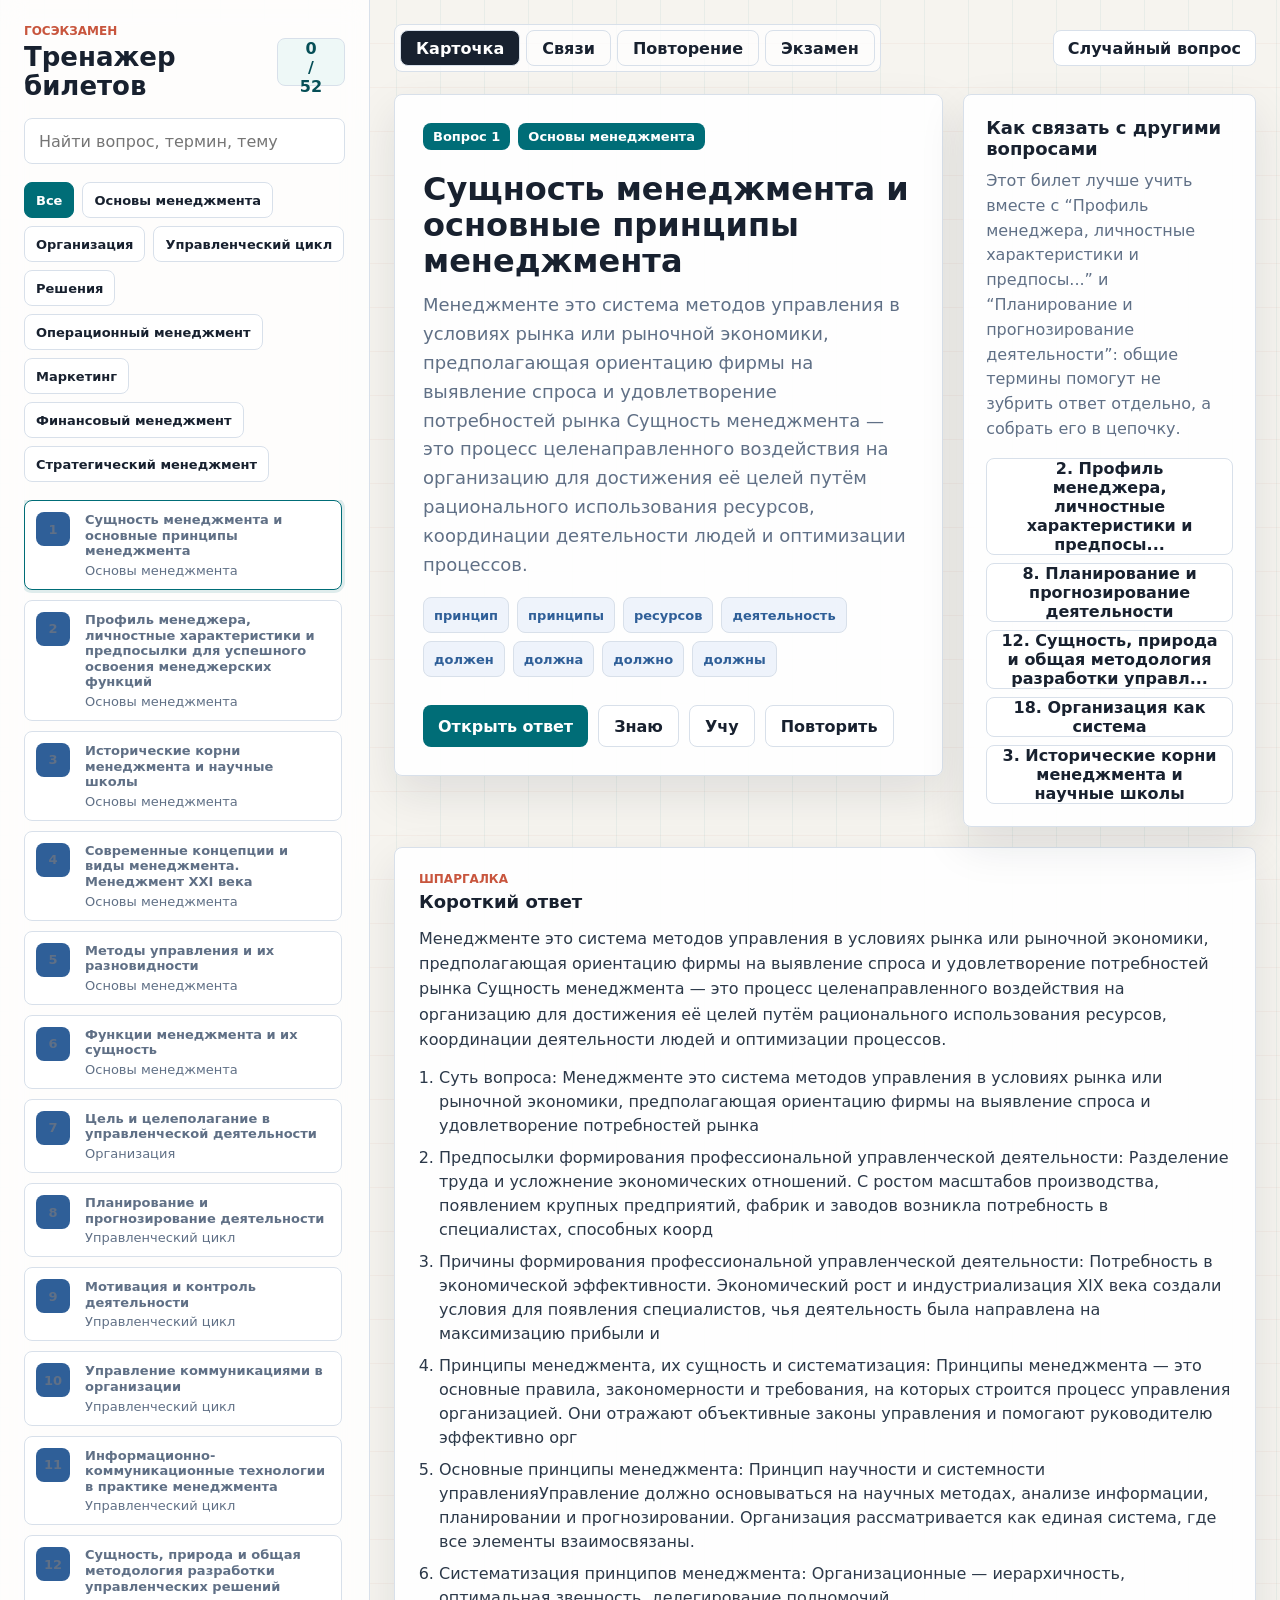
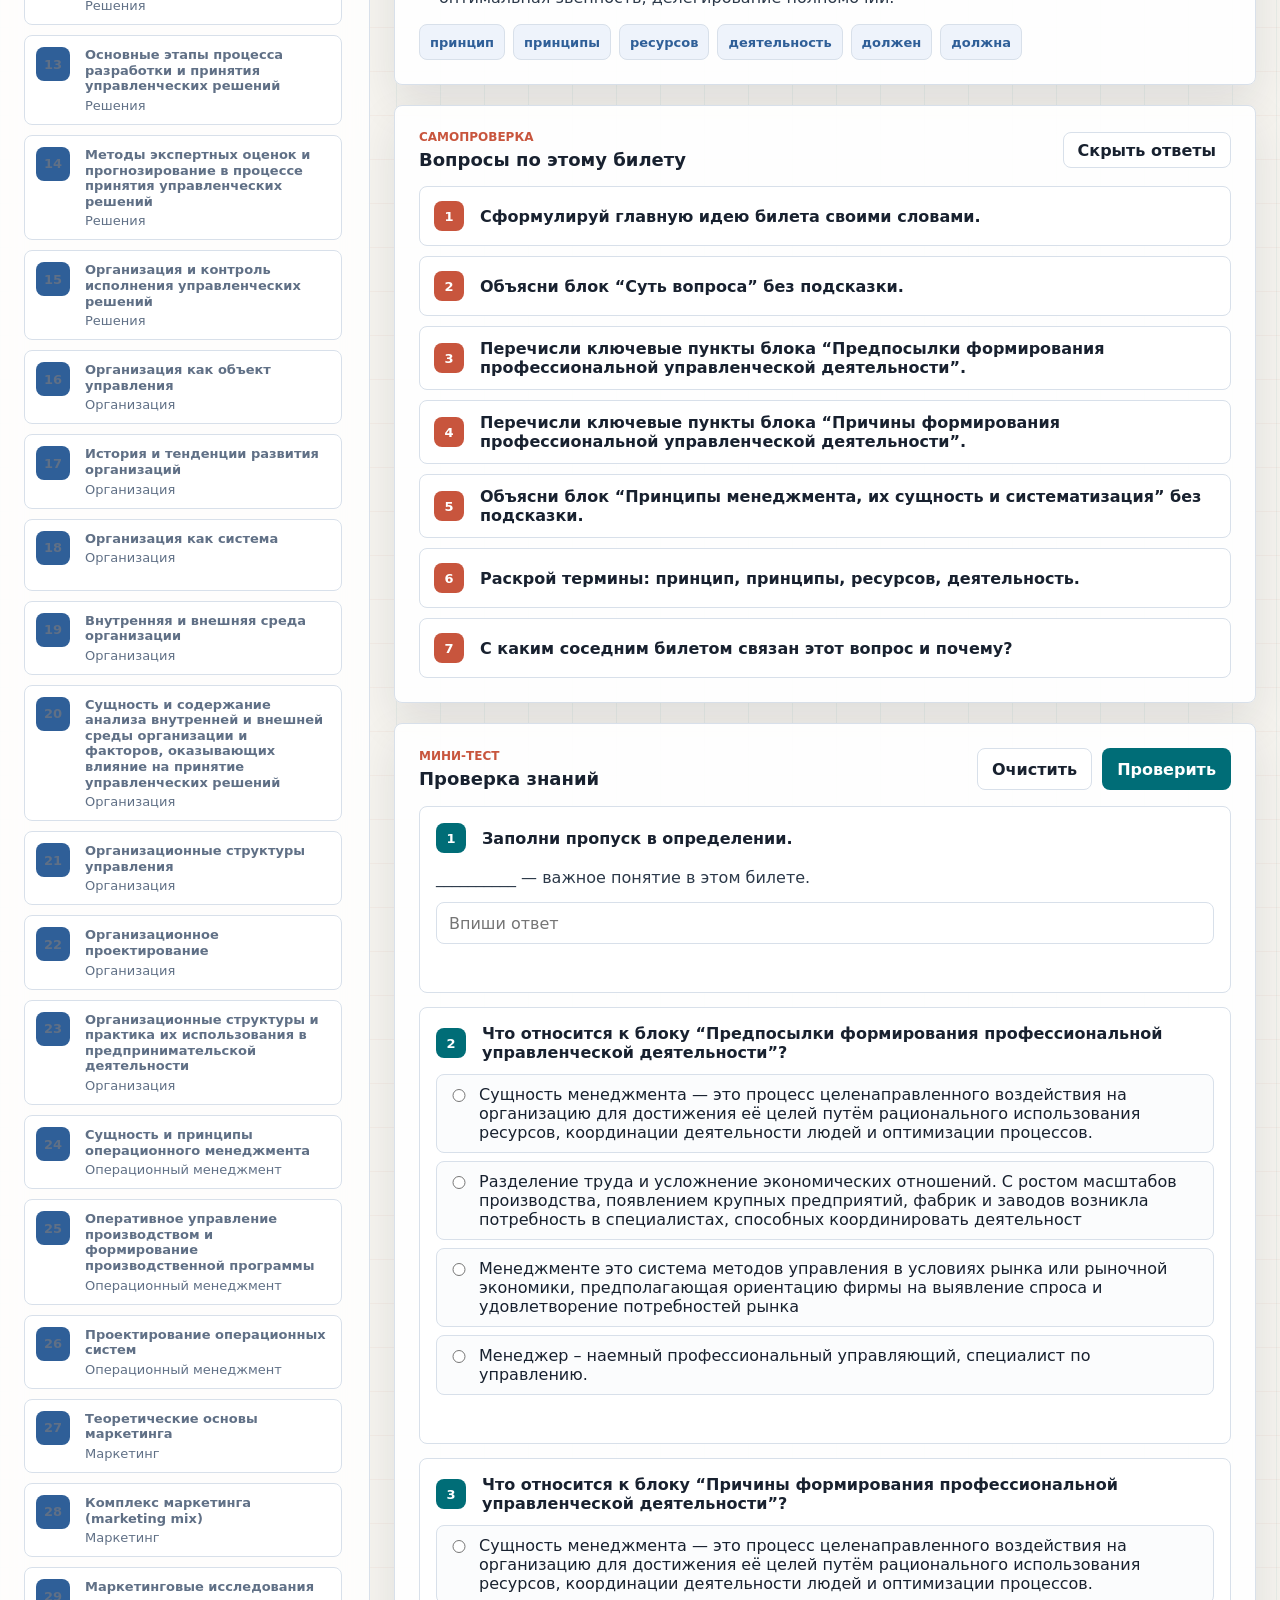
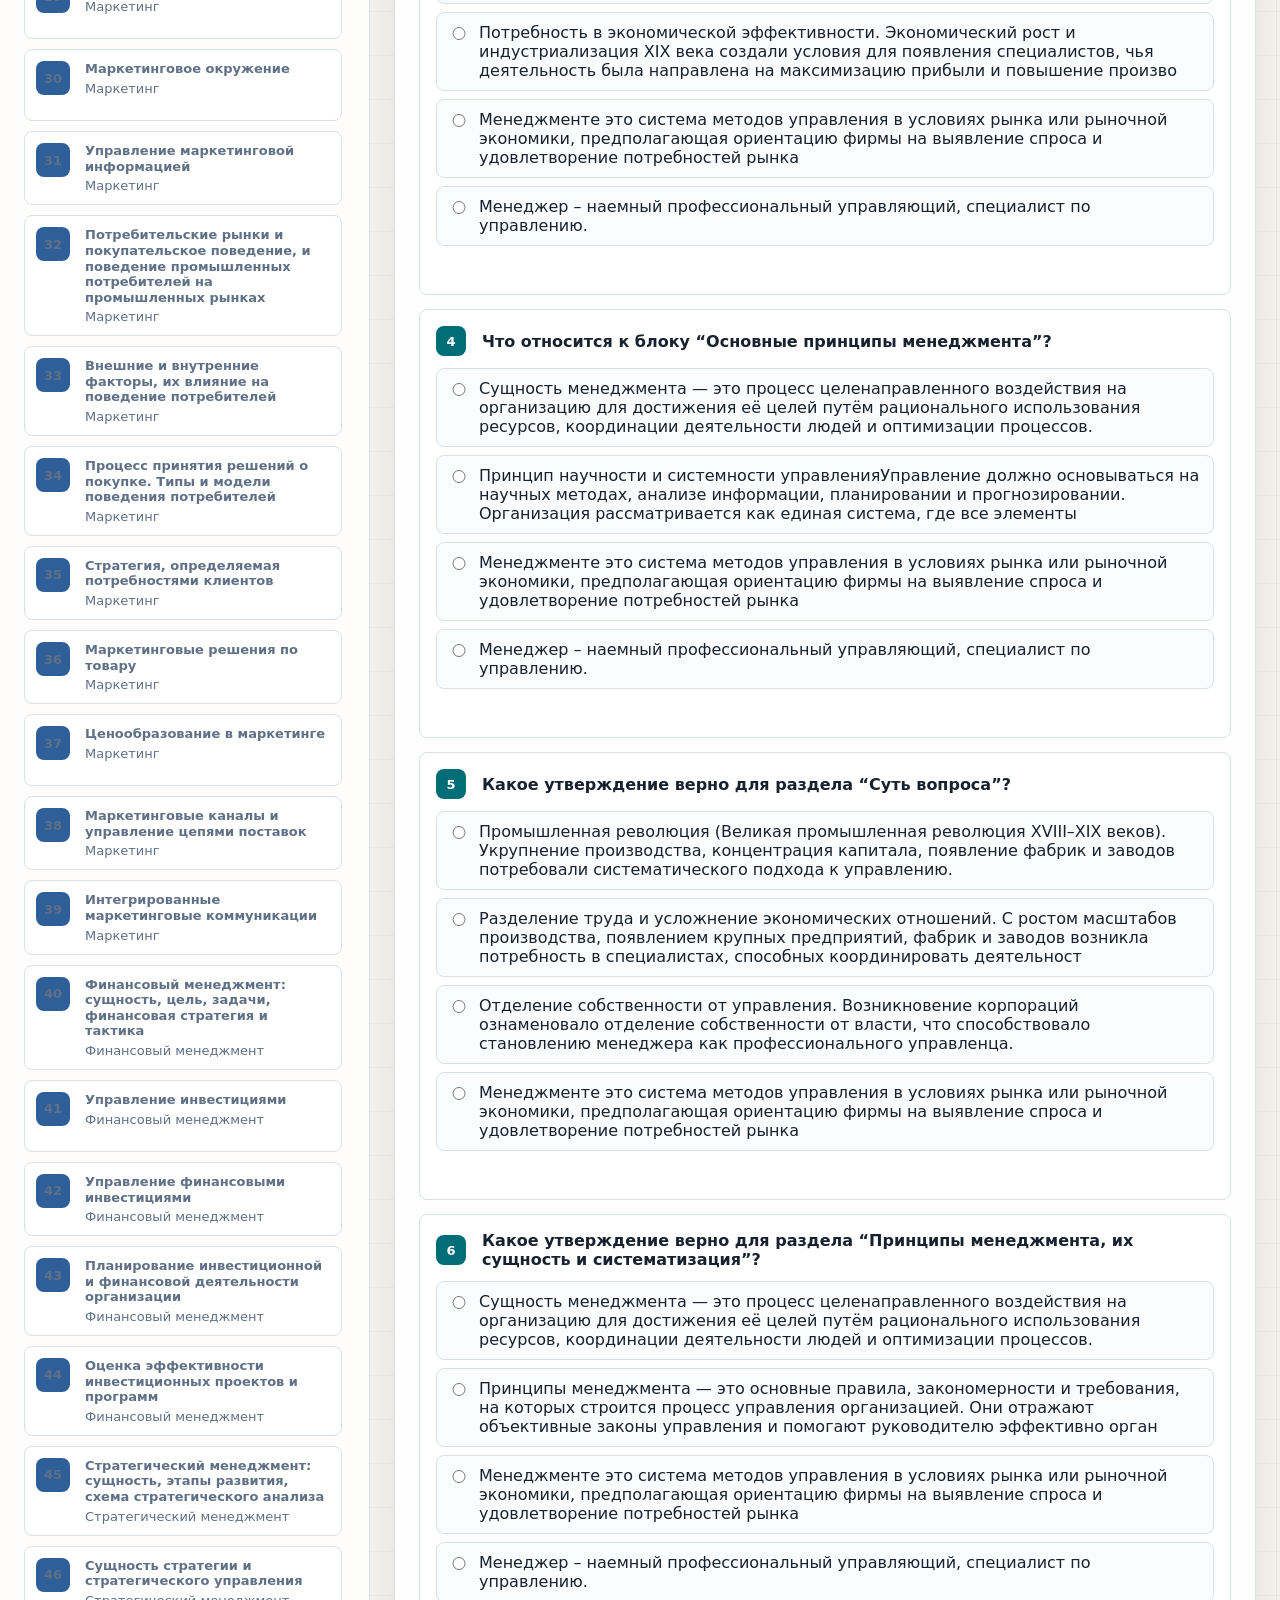
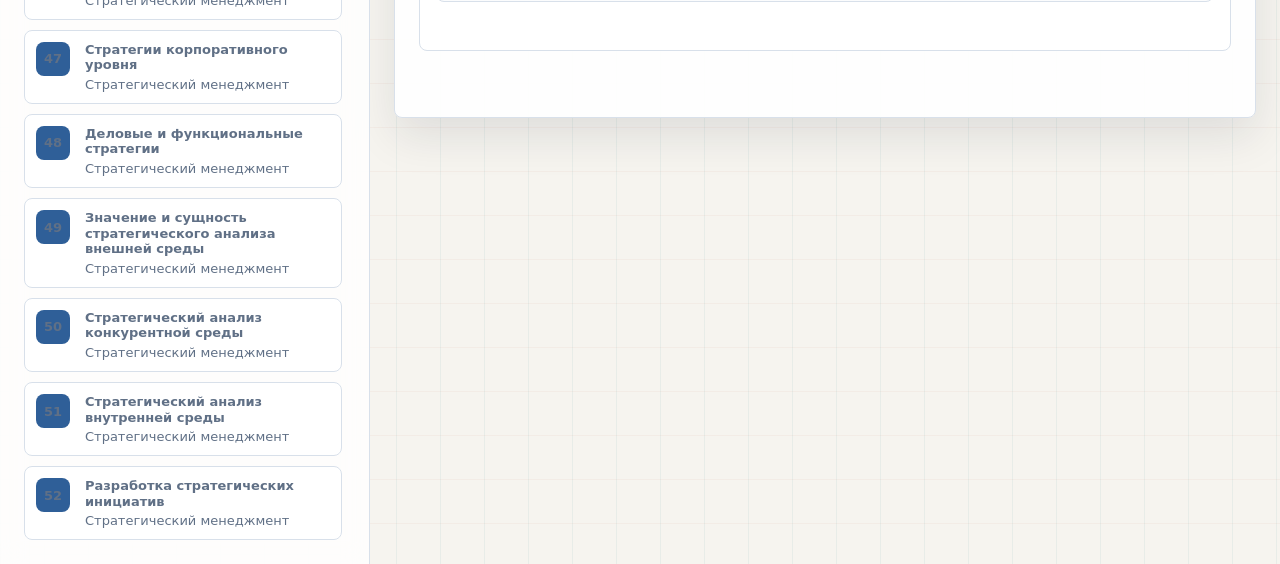
<file: index.html>
<!doctype html>
<html lang="ru">
  <head>
    <meta charset="UTF-8" />
    <meta name="viewport" content="width=device-width, initial-scale=1.0" />
    <title>Подготовка к госэкзамену</title>
    <link rel="stylesheet" href="styles.css" />
  </head>
  <body>
    <div class="app">
      <aside class="sidebar" aria-label="Список вопросов">
        <div class="brand">
          <div>
            <p class="eyebrow">Госэкзамен</p>
            <h1>Тренажер билетов</h1>
          </div>
          <div class="score" aria-live="polite">
            <span id="doneCount">0</span>/<span id="totalCount">0</span>
          </div>
        </div>

        <div class="searchbar">
          <input id="searchInput" type="search" placeholder="Найти вопрос, термин, тему" />
        </div>

        <div class="theme-tabs" id="themeTabs" role="tablist" aria-label="Темы"></div>
        <div class="question-list" id="questionList"></div>
      </aside>

      <main class="workspace">
        <section class="topbar" aria-label="Режим подготовки">
          <div class="mode-switch" role="tablist">
            <button class="mode-button active" data-mode="learn" type="button">Карточка</button>
            <button class="mode-button" data-mode="map" type="button">Связи</button>
            <button class="mode-button" data-mode="review" type="button">Повторение</button>
            <button class="mode-button" data-mode="exam" type="button">Экзамен</button>
          </div>
          <button id="shuffleBtn" class="ghost-button" type="button">Случайный вопрос</button>
        </section>

        <section id="learnView" class="view active-view" aria-label="Карточка вопроса">
          <div class="study-layout">
            <article class="question-card">
              <div class="question-meta">
                <span id="questionNumber"></span>
                <span id="questionTheme"></span>
              </div>
              <h2 id="questionTitle"></h2>
              <p id="questionEssence"></p>
              <div class="term-row" id="termRow"></div>
              <div class="actions">
                <button id="revealBtn" class="primary-button" type="button">Открыть ответ</button>
                <button id="rememberBtn" class="status-button" data-status="known" type="button">Знаю</button>
                <button id="learningBtn" class="status-button" data-status="learning" type="button">Учу</button>
                <button id="repeatBtn" class="status-button" data-status="repeat" type="button">Повторить</button>
              </div>
            </article>

            <aside class="logic-panel" aria-label="Логика подготовки">
              <h3>Как связать с другими вопросами</h3>
              <p id="logicText"></p>
              <div id="relatedLinks" class="related-links"></div>
            </aside>
          </div>

          <article id="answerPanel" class="answer-panel" hidden>
            <div class="answer-head">
              <h3>Ответ по структуре</h3>
              <button id="collapseBtn" class="ghost-button" type="button">Свернуть</button>
            </div>
            <div id="answerContent"></div>
          </article>

          <article class="brief-panel" aria-label="Короткая шпаргалка по вопросу">
            <div class="brief-head">
              <div>
                <p class="eyebrow">Шпаргалка</p>
                <h3>Короткий ответ</h3>
              </div>
            </div>
            <div id="briefContent" class="brief-content"></div>
          </article>

          <article class="check-panel" aria-label="Проверка знаний по вопросу">
            <div class="check-head">
              <div>
                <p class="eyebrow">Самопроверка</p>
                <h3>Вопросы по этому билету</h3>
              </div>
              <button id="resetCheckBtn" class="ghost-button" type="button">Скрыть ответы</button>
            </div>
            <div id="checkList" class="check-list"></div>
          </article>

          <article class="quiz-panel" aria-label="Мини-тест по вопросу">
            <div class="quiz-head">
              <div>
                <p class="eyebrow">Мини-тест</p>
                <h3>Проверка знаний</h3>
              </div>
              <div class="quiz-actions">
                <button id="resetQuizBtn" class="ghost-button" type="button">Очистить</button>
                <button id="checkQuizBtn" class="primary-button" type="button">Проверить</button>
              </div>
            </div>
            <div id="quizList" class="quiz-list"></div>
            <div id="quizResult" class="quiz-result" aria-live="polite"></div>
          </article>
        </section>

        <section id="mapView" class="view" aria-label="Карта связей">
          <div class="map-head">
            <div>
              <p class="eyebrow">Маршрут</p>
              <h2>Карта взаимосвязей</h2>
            </div>
            <p>Кликай по узлам: рядом стоят вопросы, которые проще учить вместе.</p>
          </div>
          <div id="connectionMap" class="connection-map"></div>
        </section>

        <section id="reviewView" class="view" aria-label="Повторение">
          <div class="review-grid">
            <div>
              <p class="eyebrow">Фокус</p>
              <h2>Что повторить сейчас</h2>
              <p class="muted">В первую очередь показываются вопросы, отмеченные как “Повторить”, затем “Учу”.</p>
            </div>
            <div id="reviewList" class="review-list"></div>
          </div>
        </section>

        <section id="examView" class="view" aria-label="Экзаменационный режим">
          <div class="exam-layout">
            <article class="exam-card">
              <div class="exam-head">
                <div>
                  <p class="eyebrow">Экзамен</p>
                  <h2 id="examTitle">Случайный билет</h2>
                </div>
                <div class="exam-timer" id="examTimer">15:00</div>
              </div>
              <div class="exam-meta">
                <span id="examNumber">Билет не выбран</span>
                <span id="examTheme">Все темы</span>
              </div>
              <p id="examPrompt">Запусти тренировку: сайт вытянет случайный вопрос, а таймер поможет отрепетировать устный ответ.</p>
              <div class="exam-actions">
                <button id="startExamBtn" class="primary-button" type="button">Вытянуть билет</button>
                <button id="pauseExamBtn" class="ghost-button" type="button">Пауза</button>
                <button id="resetExamBtn" class="ghost-button" type="button">Сбросить таймер</button>
                <button id="examBriefBtn" class="ghost-button" type="button">Показать шпаргалку</button>
                <button id="examAnswerBtn" class="ghost-button" type="button">Полный ответ</button>
              </div>
            </article>

            <article id="examBriefPanel" class="exam-side" hidden>
              <div class="answer-head">
                <h3>Что сказать в первую очередь</h3>
                <button id="hideExamBriefBtn" class="ghost-button" type="button">Скрыть</button>
              </div>
              <div id="examBriefContent" class="brief-content"></div>
            </article>
          </div>
        </section>
      </main>
    </div>

    <script src="app.js?v=20260613-exam"></script>
  </body>
</html>
</file>
<file: styles.css>
:root {
  --ink: #18212f;
  --muted: #607086;
  --line: #d8e0ea;
  --paper: #f6f4ef;
  --surface: #ffffff;
  --teal: #006d77;
  --teal-dark: #064f57;
  --coral: #c8553d;
  --gold: #bc8a22;
  --blue: #2f5f98;
  --green: #4d7c3f;
  --shadow: 0 18px 45px rgba(24, 33, 47, 0.1);
}

* {
  box-sizing: border-box;
}

body {
  margin: 0;
  min-height: 100vh;
  color: var(--ink);
  font-family: Inter, ui-sans-serif, system-ui, -apple-system, BlinkMacSystemFont, "Segoe UI", sans-serif;
  background:
    linear-gradient(90deg, rgba(0, 109, 119, 0.06) 1px, transparent 1px),
    linear-gradient(0deg, rgba(200, 85, 61, 0.05) 1px, transparent 1px),
    var(--paper);
  background-size: 44px 44px;
}

button,
input {
  font: inherit;
}

button {
  border: 0;
  cursor: pointer;
}

.app {
  display: grid;
  grid-template-columns: minmax(300px, 370px) 1fr;
  min-height: 100vh;
}

.sidebar {
  display: flex;
  flex-direction: column;
  gap: 18px;
  padding: 24px;
  border-right: 1px solid var(--line);
  background: rgba(255, 255, 255, 0.82);
  backdrop-filter: blur(12px);
}

.brand,
.topbar,
.answer-head,
.check-head,
.brief-head,
.quiz-head,
.exam-head,
.map-head {
  display: flex;
  align-items: center;
  justify-content: space-between;
  gap: 16px;
}

.eyebrow {
  margin: 0 0 5px;
  color: var(--coral);
  font-size: 12px;
  font-weight: 800;
  letter-spacing: 0;
  text-transform: uppercase;
}

h1,
h2,
h3,
p {
  margin-top: 0;
}

h1 {
  margin-bottom: 0;
  font-size: 26px;
  line-height: 1.1;
}

h2 {
  margin-bottom: 12px;
  font-size: 32px;
  line-height: 1.12;
}

h3 {
  margin-bottom: 10px;
  font-size: 18px;
}

.score {
  display: grid;
  place-items: center;
  min-width: 68px;
  height: 48px;
  border: 1px solid var(--line);
  border-radius: 8px;
  color: var(--teal-dark);
  font-weight: 800;
  background: #eef8f7;
}

.searchbar input {
  width: 100%;
  min-height: 46px;
  padding: 0 14px;
  border: 1px solid var(--line);
  border-radius: 8px;
  outline: none;
  background: var(--surface);
}

.searchbar input:focus {
  border-color: var(--teal);
  box-shadow: 0 0 0 3px rgba(0, 109, 119, 0.14);
}

.theme-tabs {
  display: flex;
  flex-wrap: wrap;
  gap: 8px;
}

.theme-tab,
.ghost-button,
.mode-button,
.status-button,
.related-link,
.term {
  min-height: 36px;
  border-radius: 8px;
  border: 1px solid var(--line);
  color: var(--ink);
  background: var(--surface);
}

.theme-tab {
  padding: 0 11px;
  font-size: 13px;
  font-weight: 700;
}

.theme-tab.active {
  color: #fff;
  border-color: var(--teal);
  background: var(--teal);
}

.question-list {
  display: grid;
  gap: 10px;
  overflow: auto;
  padding-right: 3px;
}

.question-item {
  display: grid;
  grid-template-columns: 38px 1fr;
  gap: 11px;
  width: 100%;
  min-height: 72px;
  padding: 11px;
  border: 1px solid var(--line);
  border-radius: 8px;
  text-align: left;
  background: var(--surface);
}

.question-item.active {
  border-color: var(--teal);
  box-shadow: 0 0 0 3px rgba(0, 109, 119, 0.12);
}

.question-item strong {
  display: block;
  margin-bottom: 4px;
  line-height: 1.2;
}

.question-item span,
.muted {
  color: var(--muted);
  font-size: 13px;
}

.num {
  display: grid;
  place-items: center;
  width: 34px;
  height: 34px;
  border-radius: 8px;
  color: #fff;
  font-weight: 800;
  background: var(--blue);
}

.workspace {
  padding: 24px;
}

.topbar {
  margin-bottom: 22px;
}

.mode-switch {
  display: inline-grid;
  grid-auto-flow: column;
  gap: 6px;
  padding: 5px;
  border: 1px solid var(--line);
  border-radius: 8px;
  background: rgba(255, 255, 255, 0.75);
}

.mode-button {
  padding: 0 15px;
  font-weight: 800;
  background: transparent;
}

.mode-button.active {
  color: #fff;
  background: var(--ink);
}

.ghost-button {
  padding: 0 14px;
  font-weight: 800;
}

.view {
  display: none;
}

.active-view {
  display: block;
}

.study-layout {
  display: grid;
  grid-template-columns: minmax(0, 1.5fr) minmax(280px, 0.8fr);
  gap: 20px;
  align-items: start;
}

.question-card,
.logic-panel,
.answer-panel,
.brief-panel,
.check-panel,
.quiz-panel,
.exam-card,
.exam-side,
.review-grid,
.map-head {
  border: 1px solid var(--line);
  border-radius: 8px;
  background: rgba(255, 255, 255, 0.93);
  box-shadow: var(--shadow);
}

.question-card {
  min-height: 390px;
  padding: 28px;
}

.question-meta {
  display: flex;
  flex-wrap: wrap;
  gap: 8px;
  margin-bottom: 22px;
}

.question-meta span {
  padding: 6px 10px;
  border-radius: 8px;
  color: #fff;
  font-size: 13px;
  font-weight: 800;
  background: var(--teal);
}

#questionEssence {
  max-width: 880px;
  color: var(--muted);
  font-size: 18px;
  line-height: 1.6;
}

.term-row,
.related-links {
  display: flex;
  flex-wrap: wrap;
  gap: 8px;
}

.term {
  display: inline-flex;
  align-items: center;
  padding: 0 10px;
  color: var(--blue);
  font-size: 13px;
  font-weight: 800;
  background: #eef3fb;
}

.actions {
  display: flex;
  flex-wrap: wrap;
  gap: 10px;
  margin-top: 28px;
}

.primary-button,
.status-button {
  min-height: 42px;
  padding: 0 15px;
  border-radius: 8px;
  font-weight: 850;
}

.primary-button {
  color: #fff;
  background: var(--teal);
}

.status-button[data-status="known"].active,
.known {
  color: #fff;
  border-color: var(--green);
  background: var(--green);
}

.status-button[data-status="learning"].active,
.learning {
  color: #fff;
  border-color: var(--gold);
  background: var(--gold);
}

.status-button[data-status="repeat"].active,
.repeat {
  color: #fff;
  border-color: var(--coral);
  background: var(--coral);
}

.logic-panel {
  padding: 22px;
}

.logic-panel p {
  color: var(--muted);
  line-height: 1.55;
}

.related-link {
  display: inline-flex;
  align-items: center;
  min-height: 38px;
  padding: 0 11px;
  font-weight: 800;
}

.answer-panel {
  margin-top: 20px;
  padding: 24px;
}

.brief-panel {
  margin-top: 20px;
  padding: 24px;
}

.brief-head h3 {
  margin-bottom: 0;
}

.brief-content {
  display: grid;
  gap: 14px;
  margin-top: 14px;
}

.brief-lead {
  margin: 0;
  color: #2c3949;
  line-height: 1.58;
}

.brief-list {
  display: grid;
  gap: 8px;
  margin: 0;
  padding-left: 20px;
}

.brief-list li {
  color: #2c3949;
  line-height: 1.5;
}

.brief-terms {
  display: flex;
  flex-wrap: wrap;
  gap: 8px;
}

.check-panel {
  margin-top: 20px;
  padding: 24px;
}

.quiz-panel {
  margin-top: 20px;
  padding: 24px;
}

.check-head h3 {
  margin-bottom: 0;
}

.quiz-head h3 {
  margin-bottom: 0;
}

.quiz-actions {
  display: flex;
  flex-wrap: wrap;
  gap: 10px;
}

.check-list {
  display: grid;
  gap: 10px;
  margin-top: 16px;
}

.quiz-list {
  display: grid;
  gap: 14px;
  margin-top: 16px;
}

.check-item {
  border: 1px solid var(--line);
  border-radius: 8px;
  background: var(--surface);
}

.quiz-item {
  padding: 16px;
  border: 1px solid var(--line);
  border-radius: 8px;
  background: var(--surface);
}

.check-item summary {
  display: grid;
  grid-template-columns: 34px 1fr;
  gap: 12px;
  align-items: center;
  min-height: 58px;
  padding: 12px 14px;
  list-style: none;
  cursor: pointer;
}

.check-item summary::-webkit-details-marker {
  display: none;
}

.check-item summary span {
  display: grid;
  place-items: center;
  width: 30px;
  height: 30px;
  border-radius: 8px;
  color: #fff;
  font-size: 13px;
  font-weight: 850;
  background: var(--coral);
}

.check-item p {
  margin: 0;
  padding: 0 16px 16px 60px;
  color: #2c3949;
  line-height: 1.58;
}

.quiz-question {
  display: grid;
  grid-template-columns: 34px 1fr;
  gap: 12px;
  align-items: center;
  margin-bottom: 12px;
}

.quiz-question span {
  display: grid;
  place-items: center;
  width: 30px;
  height: 30px;
  border-radius: 8px;
  color: #fff;
  font-size: 13px;
  font-weight: 850;
  background: var(--teal);
}

.quiz-item p {
  margin-bottom: 12px;
  color: #2c3949;
  line-height: 1.58;
}

.quiz-options {
  display: grid;
  gap: 8px;
}

.quiz-option {
  display: grid;
  grid-template-columns: 22px 1fr;
  gap: 10px;
  align-items: start;
  padding: 10px;
  border: 1px solid var(--line);
  border-radius: 8px;
  cursor: pointer;
  background: #fbfcfd;
}

.quiz-option input {
  margin-top: 4px;
}

.quiz-input {
  width: 100%;
  min-height: 42px;
  padding: 0 12px;
  border: 1px solid var(--line);
  border-radius: 8px;
  outline: none;
}

.quiz-input:focus {
  border-color: var(--teal);
  box-shadow: 0 0 0 3px rgba(0, 109, 119, 0.14);
}

.quiz-feedback {
  min-height: 22px;
  margin-top: 10px;
  color: var(--muted);
  font-size: 14px;
  font-weight: 800;
}

.quiz-item.correct {
  border-color: rgba(77, 124, 63, 0.65);
  background: #f4fbf2;
}

.quiz-item.incorrect {
  border-color: rgba(200, 85, 61, 0.65);
  background: #fff8f6;
}

.quiz-item.correct .quiz-feedback {
  color: var(--green);
}

.quiz-item.incorrect .quiz-feedback {
  color: var(--coral);
}

.quiz-result {
  min-height: 26px;
  margin-top: 16px;
  font-weight: 850;
}

.quiz-result.success {
  color: var(--green);
}

.quiz-result.needs-work {
  color: var(--coral);
}

.section-block {
  padding: 18px 0;
  border-top: 1px solid var(--line);
}

.section-block:first-child {
  border-top: 0;
  padding-top: 0;
}

.section-block h4 {
  margin: 0 0 10px;
  font-size: 17px;
}

.section-block p,
.section-block li {
  color: #2c3949;
  line-height: 1.62;
}

.section-block ul {
  margin: 10px 0 0;
  padding-left: 22px;
}

.map-head {
  margin-bottom: 18px;
  padding: 22px;
}

.map-head p {
  max-width: 520px;
  color: var(--muted);
  line-height: 1.5;
}

.connection-map {
  display: grid;
  grid-template-columns: repeat(auto-fit, minmax(240px, 1fr));
  gap: 12px;
}

.map-node,
.review-item {
  min-height: 122px;
  padding: 16px;
  border: 1px solid var(--line);
  border-radius: 8px;
  text-align: left;
  background: var(--surface);
}

.map-node.active {
  border-color: var(--teal);
  box-shadow: 0 0 0 3px rgba(0, 109, 119, 0.12);
}

.node-top {
  display: flex;
  justify-content: space-between;
  gap: 12px;
  margin-bottom: 10px;
}

.node-top span {
  color: var(--muted);
  font-size: 12px;
  font-weight: 800;
}

.node-links {
  color: var(--teal-dark);
  font-size: 12px;
  font-weight: 800;
}

.review-grid {
  display: grid;
  grid-template-columns: 280px 1fr;
  gap: 22px;
  padding: 24px;
}

.review-list {
  display: grid;
  gap: 10px;
}

.review-item {
  display: grid;
  gap: 8px;
}

.exam-layout {
  display: grid;
  gap: 20px;
}

.exam-card,
.exam-side {
  padding: 24px;
}

.exam-head h2 {
  margin-bottom: 0;
}

.exam-timer {
  display: grid;
  place-items: center;
  min-width: 112px;
  min-height: 56px;
  border: 1px solid rgba(0, 109, 119, 0.28);
  border-radius: 8px;
  color: var(--teal-dark);
  font-size: 24px;
  font-weight: 900;
  background: #eef8f7;
}

.exam-timer.warning {
  color: #fff;
  border-color: var(--coral);
  background: var(--coral);
}

.exam-meta {
  display: flex;
  flex-wrap: wrap;
  gap: 8px;
  margin: 20px 0 14px;
}

.exam-meta span {
  padding: 6px 10px;
  border-radius: 8px;
  color: #fff;
  font-size: 13px;
  font-weight: 800;
  background: var(--blue);
}

#examPrompt {
  max-width: 900px;
  color: #2c3949;
  font-size: 22px;
  line-height: 1.42;
}

.exam-actions {
  display: flex;
  flex-wrap: wrap;
  gap: 10px;
  margin-top: 24px;
}

.empty {
  padding: 22px;
  border: 1px dashed var(--line);
  border-radius: 8px;
  color: var(--muted);
  background: rgba(255, 255, 255, 0.72);
}

@media (max-width: 980px) {
  .app,
  .study-layout,
  .review-grid {
    grid-template-columns: 1fr;
  }

  .sidebar {
    position: relative;
    max-height: none;
    border-right: 0;
    border-bottom: 1px solid var(--line);
  }

  .question-list {
    max-height: 360px;
  }
}

@media (max-width: 620px) {
  .workspace,
  .sidebar {
    padding: 16px;
  }

  .brand,
  .topbar,
  .answer-head,
  .check-head,
  .brief-head,
  .quiz-head,
  .exam-head,
  .map-head {
    align-items: stretch;
    flex-direction: column;
  }

  .mode-switch {
    grid-auto-flow: row;
  }

  h2 {
    font-size: 25px;
  }

  .question-card,
  .logic-panel,
  .answer-panel,
  .brief-panel,
  .check-panel,
  .quiz-panel,
  .exam-card,
  .exam-side,
  .review-grid,
  .map-head {
    padding: 18px;
  }

  #examPrompt {
    font-size: 19px;
  }

  .check-item summary {
    grid-template-columns: 30px 1fr;
  }

  .check-item p {
    padding-left: 14px;
  }

  .quiz-question {
    grid-template-columns: 30px 1fr;
  }
}
</file>
